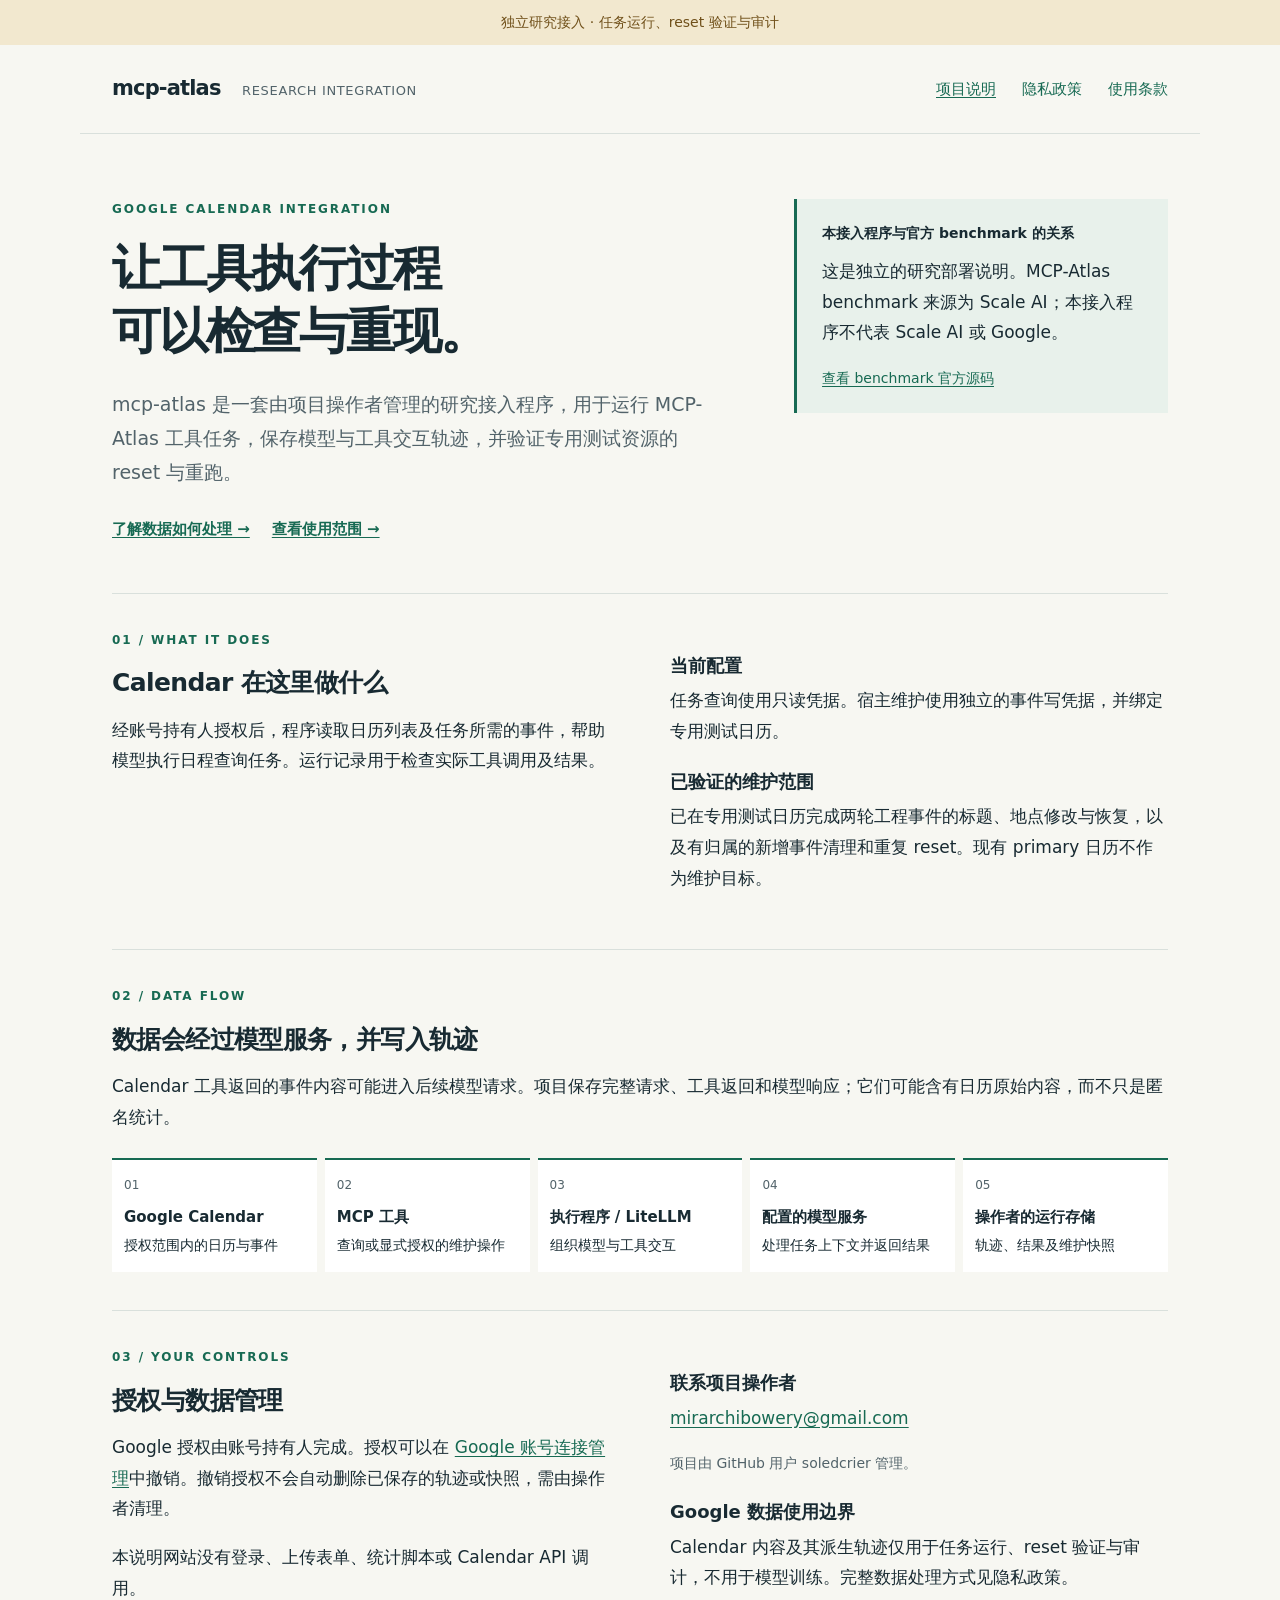
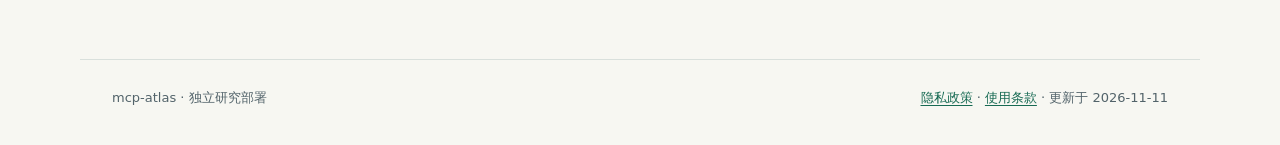
<file: index.html>
<!doctype html>
<html lang="zh-CN">
<head>
  <meta charset="utf-8">
  <meta name="viewport" content="width=device-width, initial-scale=1">
  <meta name="google-site-verification" content="DKyR17yy13PNQK2YAHolSLWhqFoadrT17MDJRDaB3gc">
  <meta name="robots" content="noindex,nofollow">
  <meta name="description" content="mcp-atlas 本地研究接入说明：Google Calendar 工具调用、执行轨迹及专用测试资源的恢复验证。">
  <title>mcp-atlas · 项目说明</title>
  <link rel="stylesheet" href="styles.css">
</head>
<body>
  <a class="skip" href="#main">跳到正文</a>
  <div class="draft">独立研究接入 · 任务运行、reset 验证与审计</div>
  <header class="site-header wrap">
    <a class="brand" href="index.html">mcp-atlas <span>RESEARCH INTEGRATION</span></a>
    <nav aria-label="主导航"><a href="index.html" aria-current="page">项目说明</a><a href="privacy.html">隐私政策</a><a href="terms.html">使用条款</a></nav>
  </header>
  <main id="main" class="wrap">
    <section class="hero" aria-labelledby="intro">
      <div><p class="eyebrow">Google Calendar integration</p><h1 id="intro">让工具执行过程<br>可以检查与重现。</h1><p class="lead">mcp-atlas 是一套由项目操作者管理的研究接入程序，用于运行 MCP-Atlas 工具任务，保存模型与工具交互轨迹，并验证专用测试资源的 reset 与重跑。</p><div class="actions"><a href="privacy.html">了解数据如何处理 →</a><a href="terms.html">查看使用范围 →</a></div></div>
      <aside class="note"><strong>本接入程序与官方 benchmark 的关系</strong><p>这是独立的研究部署说明。MCP-Atlas benchmark 来源为 Scale AI；本接入程序不代表 Scale AI 或 Google。</p><p class="small"><a href="https://github.com/scaleapi/mcp-atlas">查看 benchmark 官方源码</a></p></aside>
    </section>
    <section class="section split" aria-labelledby="function">
      <div><p class="eyebrow">01 / What it does</p><h2 id="function">Calendar 在这里做什么</h2><p>经账号持有人授权后，程序读取日历列表及任务所需的事件，帮助模型执行日程查询任务。运行记录用于检查实际工具调用及结果。</p></div>
      <div><h3>当前配置</h3><p>任务查询使用只读凭据。宿主维护使用独立的事件写凭据，并绑定专用测试日历。</p><h3>已验证的维护范围</h3><p>已在专用测试日历完成两轮工程事件的标题、地点修改与恢复，以及有归属的新增事件清理和重复 reset。现有 primary 日历不作为维护目标。</p></div>
    </section>
    <section class="section" aria-labelledby="data-flow">
      <p class="eyebrow">02 / Data flow</p><h2 id="data-flow">数据会经过模型服务，并写入轨迹</h2><p>Calendar 工具返回的事件内容可能进入后续模型请求。项目保存完整请求、工具返回和模型响应；它们可能含有日历原始内容，而不只是匿名统计。</p>
      <ol class="flow" aria-label="日历任务数据流">
        <li><span class="step">01</span><b>Google Calendar</b>授权范围内的日历与事件</li>
        <li><span class="step">02</span><b>MCP 工具</b>查询或显式授权的维护操作</li>
        <li><span class="step">03</span><b>执行程序 / LiteLLM</b>组织模型与工具交互</li>
        <li><span class="step">04</span><b>配置的模型服务</b>处理任务上下文并返回结果</li>
        <li><span class="step">05</span><b>操作者的运行存储</b>轨迹、结果及维护快照</li>
      </ol>
    </section>
    <section class="section split" aria-labelledby="control">
      <div><p class="eyebrow">03 / Your controls</p><h2 id="control">授权与数据管理</h2><p>Google 授权由账号持有人完成。授权可以在 <a href="https://myaccount.google.com/connections">Google 账号连接管理</a>中撤销。撤销授权不会自动删除已保存的轨迹或快照，需由操作者清理。</p><p>本说明网站没有登录、上传表单、统计脚本或 Calendar API 调用。</p></div>
      <div><h3>联系项目操作者</h3><p><a href="mailto:mirarchibowery@gmail.com">mirarchibowery@gmail.com</a></p><p class="small">项目由 GitHub 用户 soledcrier 管理。</p><h3>Google 数据使用边界</h3><p>Calendar 内容及其派生轨迹仅用于任务运行、reset 验证与审计，不用于模型训练。完整数据处理方式见隐私政策。</p></div>
    </section>
  </main>
  <footer class="site-footer wrap"><p>mcp-atlas · 独立研究部署</p><p><a href="privacy.html">隐私政策</a> · <a href="terms.html">使用条款</a> · 更新于 2026-11-11</p></footer>
</body>
</html>
</file>
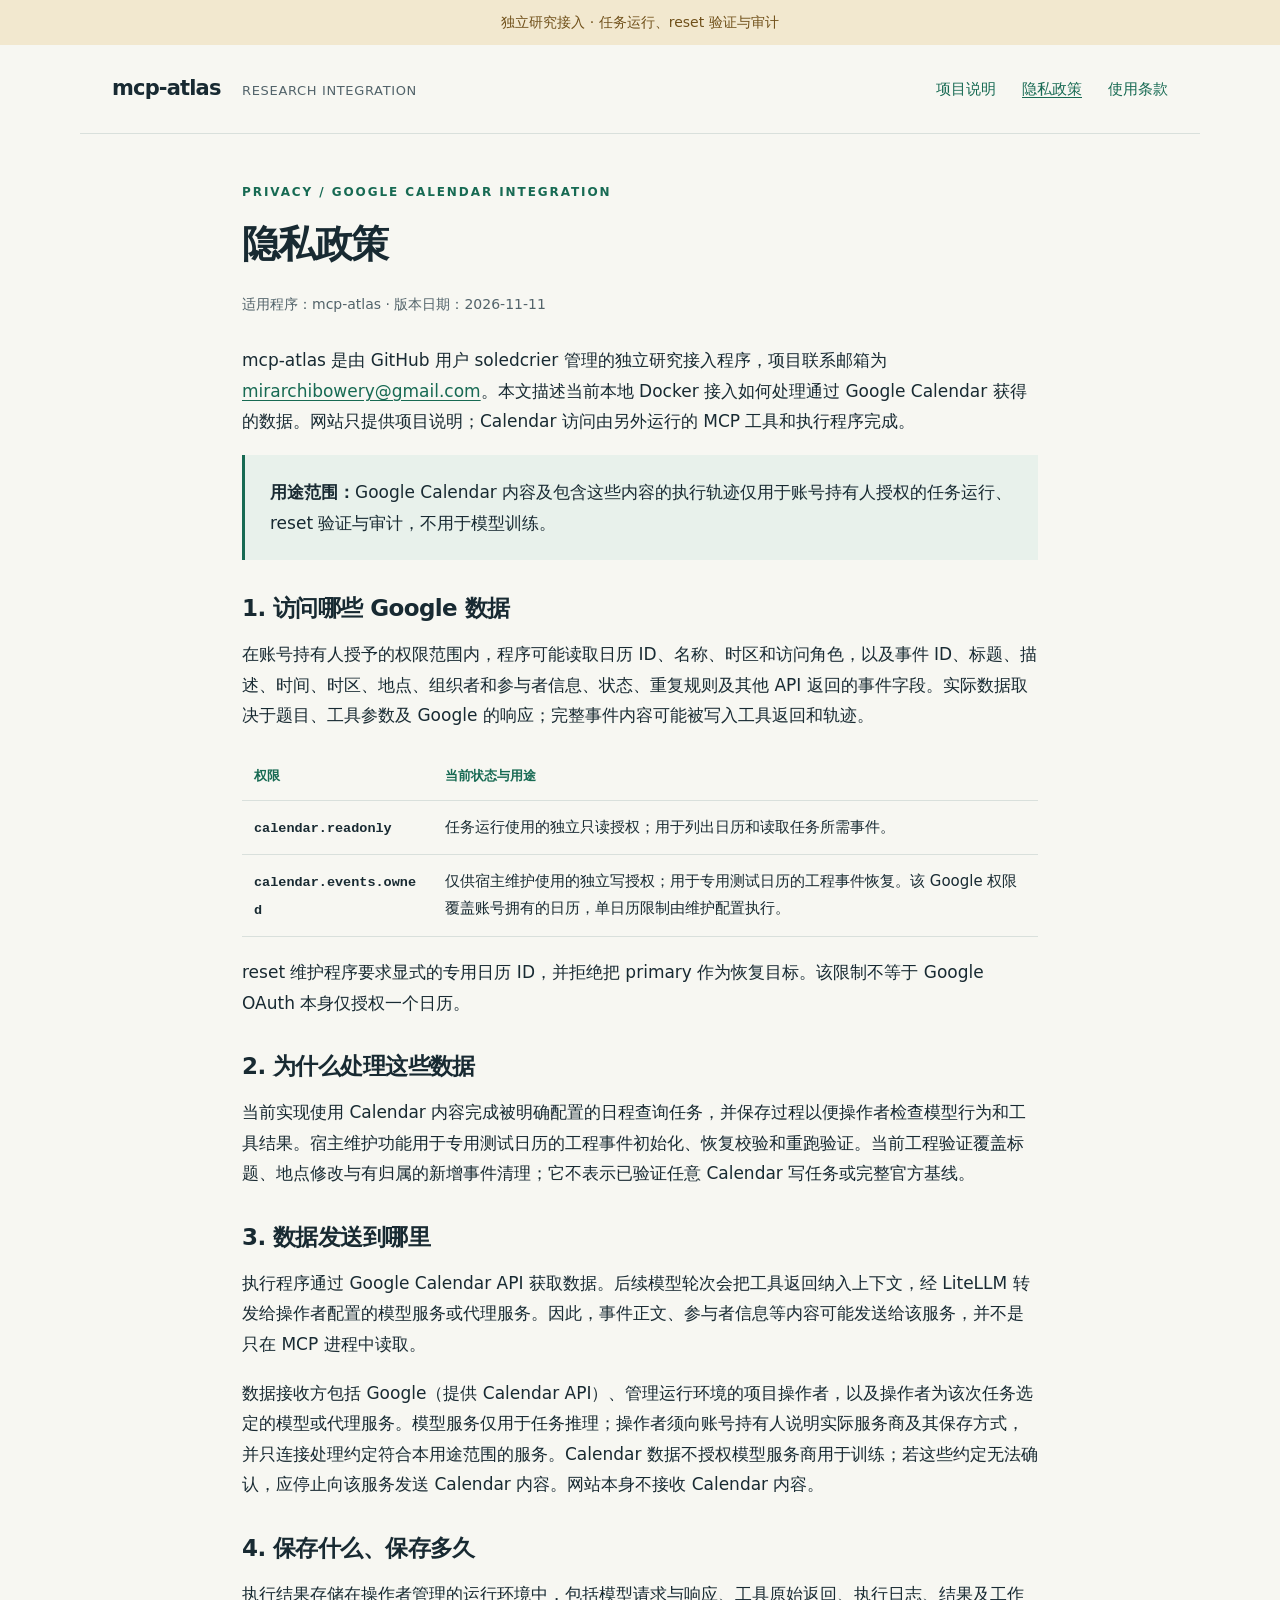
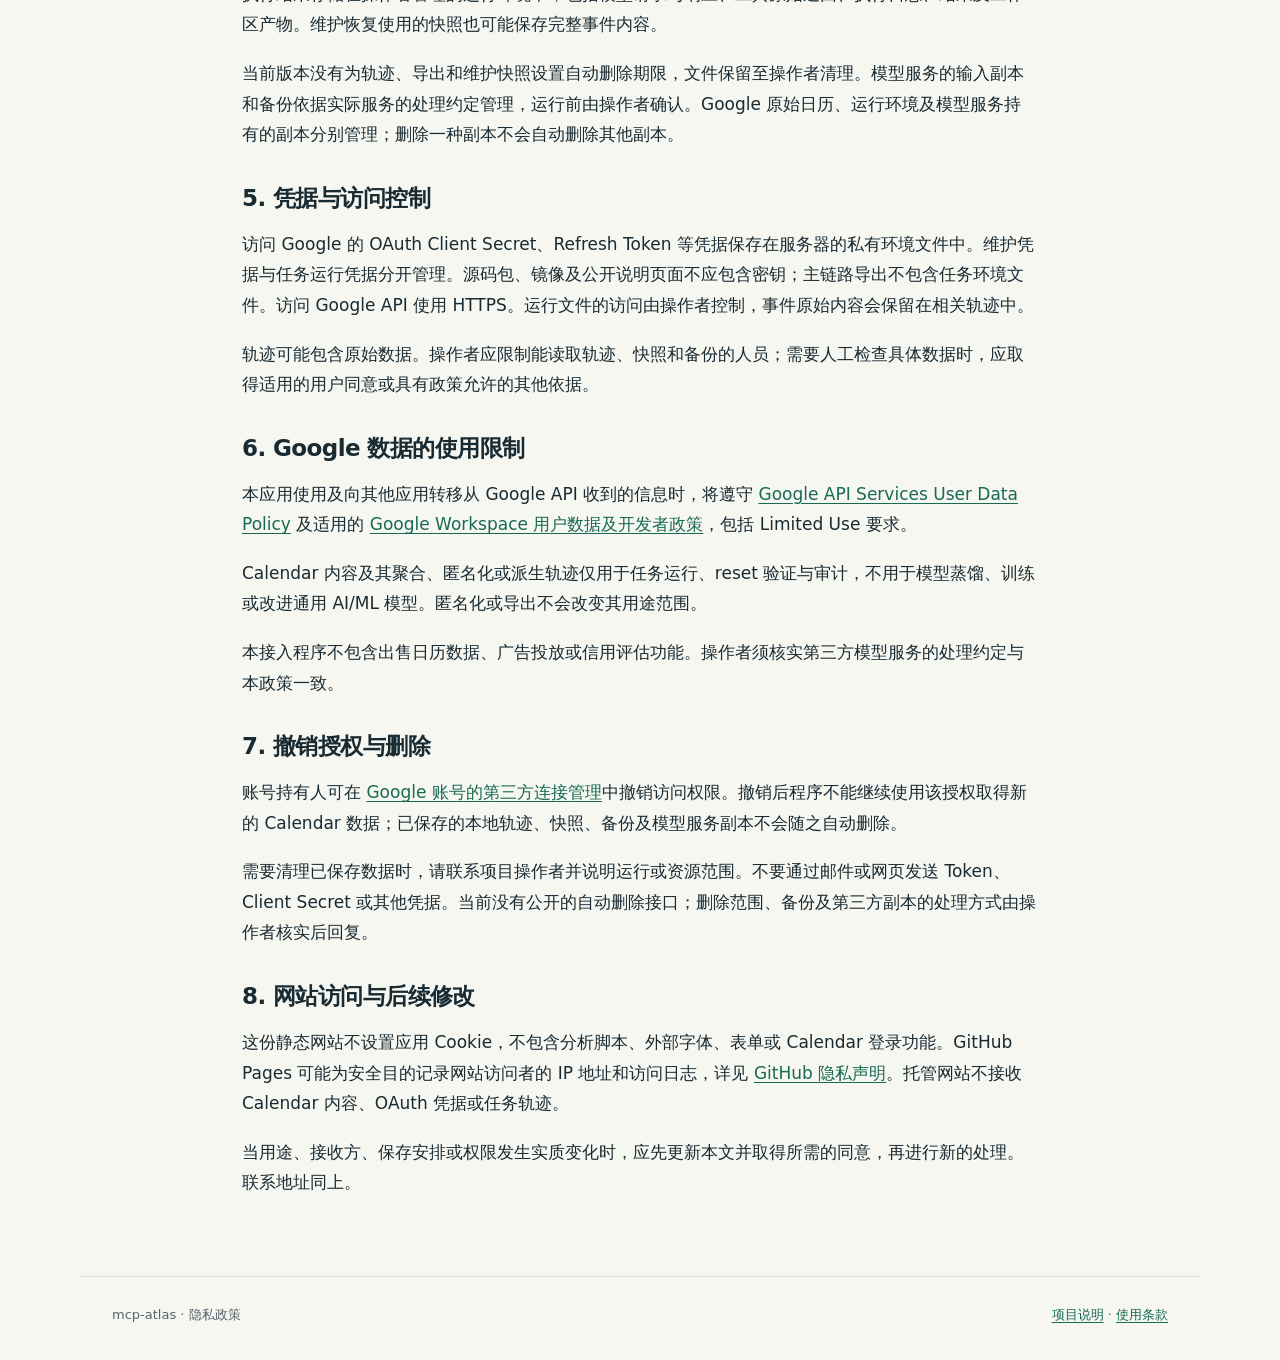
<file: privacy.html>
<!doctype html>
<html lang="zh-CN">
<head>
  <meta charset="utf-8">
  <meta name="viewport" content="width=device-width, initial-scale=1">
  <meta name="robots" content="noindex,nofollow">
  <meta name="description" content="mcp-atlas Google Calendar 接入的数据访问、模型推理、完整轨迹保存、撤销授权及删除说明。">
  <title>隐私政策 · mcp-atlas</title>
  <link rel="stylesheet" href="styles.css">
</head>
<body>
  <a class="skip" href="#main">跳到正文</a>
  <div class="draft">独立研究接入 · 任务运行、reset 验证与审计</div>
  <header class="site-header wrap"><a class="brand" href="index.html">mcp-atlas <span>RESEARCH INTEGRATION</span></a><nav aria-label="主导航"><a href="index.html">项目说明</a><a href="privacy.html" aria-current="page">隐私政策</a><a href="terms.html">使用条款</a></nav></header>
  <main id="main" class="wrap document">
    <p class="eyebrow">Privacy / Google Calendar integration</p><h1>隐私政策</h1><p class="meta">适用程序：mcp-atlas · 版本日期：2026-11-11</p>
    <p>mcp-atlas 是由 GitHub 用户 soledcrier 管理的独立研究接入程序，项目联系邮箱为 <a href="mailto:mirarchibowery@gmail.com">mirarchibowery@gmail.com</a>。本文描述当前本地 Docker 接入如何处理通过 Google Calendar 获得的数据。网站只提供项目说明；Calendar 访问由另外运行的 MCP 工具和执行程序完成。</p>
    <aside class="note"><p><b>用途范围：</b>Google Calendar 内容及包含这些内容的执行轨迹仅用于账号持有人授权的任务运行、reset 验证与审计，不用于模型训练。</p></aside>
    <h2>1. 访问哪些 Google 数据</h2>
    <p>在账号持有人授予的权限范围内，程序可能读取日历 ID、名称、时区和访问角色，以及事件 ID、标题、描述、时间、时区、地点、组织者和参与者信息、状态、重复规则及其他 API 返回的事件字段。实际数据取决于题目、工具参数及 Google 的响应；完整事件内容可能被写入工具返回和轨迹。</p>
    <table><thead><tr><th scope="col">权限</th><th scope="col">当前状态与用途</th></tr></thead><tbody><tr><td><code>calendar.readonly</code></td><td>任务运行使用的独立只读授权；用于列出日历和读取任务所需事件。</td></tr><tr><td><code>calendar.events.owned</code></td><td>仅供宿主维护使用的独立写授权；用于专用测试日历的工程事件恢复。该 Google 权限覆盖账号拥有的日历，单日历限制由维护配置执行。</td></tr></tbody></table>
    <p>reset 维护程序要求显式的专用日历 ID，并拒绝把 primary 作为恢复目标。该限制不等于 Google OAuth 本身仅授权一个日历。</p>
    <h2>2. 为什么处理这些数据</h2>
    <p>当前实现使用 Calendar 内容完成被明确配置的日程查询任务，并保存过程以便操作者检查模型行为和工具结果。宿主维护功能用于专用测试日历的工程事件初始化、恢复校验和重跑验证。当前工程验证覆盖标题、地点修改与有归属的新增事件清理；它不表示已验证任意 Calendar 写任务或完整官方基线。</p>
    <h2>3. 数据发送到哪里</h2>
    <p>执行程序通过 Google Calendar API 获取数据。后续模型轮次会把工具返回纳入上下文，经 LiteLLM 转发给操作者配置的模型服务或代理服务。因此，事件正文、参与者信息等内容可能发送给该服务，并不是只在 MCP 进程中读取。</p>
    <p>数据接收方包括 Google（提供 Calendar API）、管理运行环境的项目操作者，以及操作者为该次任务选定的模型或代理服务。模型服务仅用于任务推理；操作者须向账号持有人说明实际服务商及其保存方式，并只连接处理约定符合本用途范围的服务。Calendar 数据不授权模型服务商用于训练；若这些约定无法确认，应停止向该服务发送 Calendar 内容。网站本身不接收 Calendar 内容。</p>
    <h2>4. 保存什么、保存多久</h2>
    <p>执行结果存储在操作者管理的运行环境中，包括模型请求与响应、工具原始返回、执行日志、结果及工作区产物。维护恢复使用的快照也可能保存完整事件内容。</p>
    <p>当前版本没有为轨迹、导出和维护快照设置自动删除期限，文件保留至操作者清理。模型服务的输入副本和备份依据实际服务的处理约定管理，运行前由操作者确认。Google 原始日历、运行环境及模型服务持有的副本分别管理；删除一种副本不会自动删除其他副本。</p>
    <h2>5. 凭据与访问控制</h2>
    <p>访问 Google 的 OAuth Client Secret、Refresh Token 等凭据保存在服务器的私有环境文件中。维护凭据与任务运行凭据分开管理。源码包、镜像及公开说明页面不应包含密钥；主链路导出不包含任务环境文件。访问 Google API 使用 HTTPS。运行文件的访问由操作者控制，事件原始内容会保留在相关轨迹中。</p>
    <p>轨迹可能包含原始数据。操作者应限制能读取轨迹、快照和备份的人员；需要人工检查具体数据时，应取得适用的用户同意或具有政策允许的其他依据。</p>
    <h2>6. Google 数据的使用限制</h2>
    <p>本应用使用及向其他应用转移从 Google API 收到的信息时，将遵守 <a href="https://developers.google.com/terms/api-services-user-data-policy">Google API Services User Data Policy</a> 及适用的 <a href="https://developers.google.com/workspace/workspace-api-user-data-developer-policy">Google Workspace 用户数据及开发者政策</a>，包括 Limited Use 要求。</p>
    <p>Calendar 内容及其聚合、匿名化或派生轨迹仅用于任务运行、reset 验证与审计，不用于模型蒸馏、训练或改进通用 AI/ML 模型。匿名化或导出不会改变其用途范围。</p>
    <p>本接入程序不包含出售日历数据、广告投放或信用评估功能。操作者须核实第三方模型服务的处理约定与本政策一致。</p>
    <h2>7. 撤销授权与删除</h2>
    <p>账号持有人可在 <a href="https://myaccount.google.com/connections">Google 账号的第三方连接管理</a>中撤销访问权限。撤销后程序不能继续使用该授权取得新的 Calendar 数据；已保存的本地轨迹、快照、备份及模型服务副本不会随之自动删除。</p>
    <p>需要清理已保存数据时，请联系项目操作者并说明运行或资源范围。不要通过邮件或网页发送 Token、Client Secret 或其他凭据。当前没有公开的自动删除接口；删除范围、备份及第三方副本的处理方式由操作者核实后回复。</p>
    <h2>8. 网站访问与后续修改</h2>
    <p>这份静态网站不设置应用 Cookie，不包含分析脚本、外部字体、表单或 Calendar 登录功能。GitHub Pages 可能为安全目的记录网站访问者的 IP 地址和访问日志，详见 <a href="https://docs.github.com/site-policy/privacy-policies/github-privacy-statement">GitHub 隐私声明</a>。托管网站不接收 Calendar 内容、OAuth 凭据或任务轨迹。</p>
    <p>当用途、接收方、保存安排或权限发生实质变化时，应先更新本文并取得所需的同意，再进行新的处理。联系地址同上。</p>
  </main>
  <footer class="site-footer wrap"><p>mcp-atlas · 隐私政策</p><p><a href="index.html">项目说明</a> · <a href="terms.html">使用条款</a></p></footer>
</body>
</html>
</file>
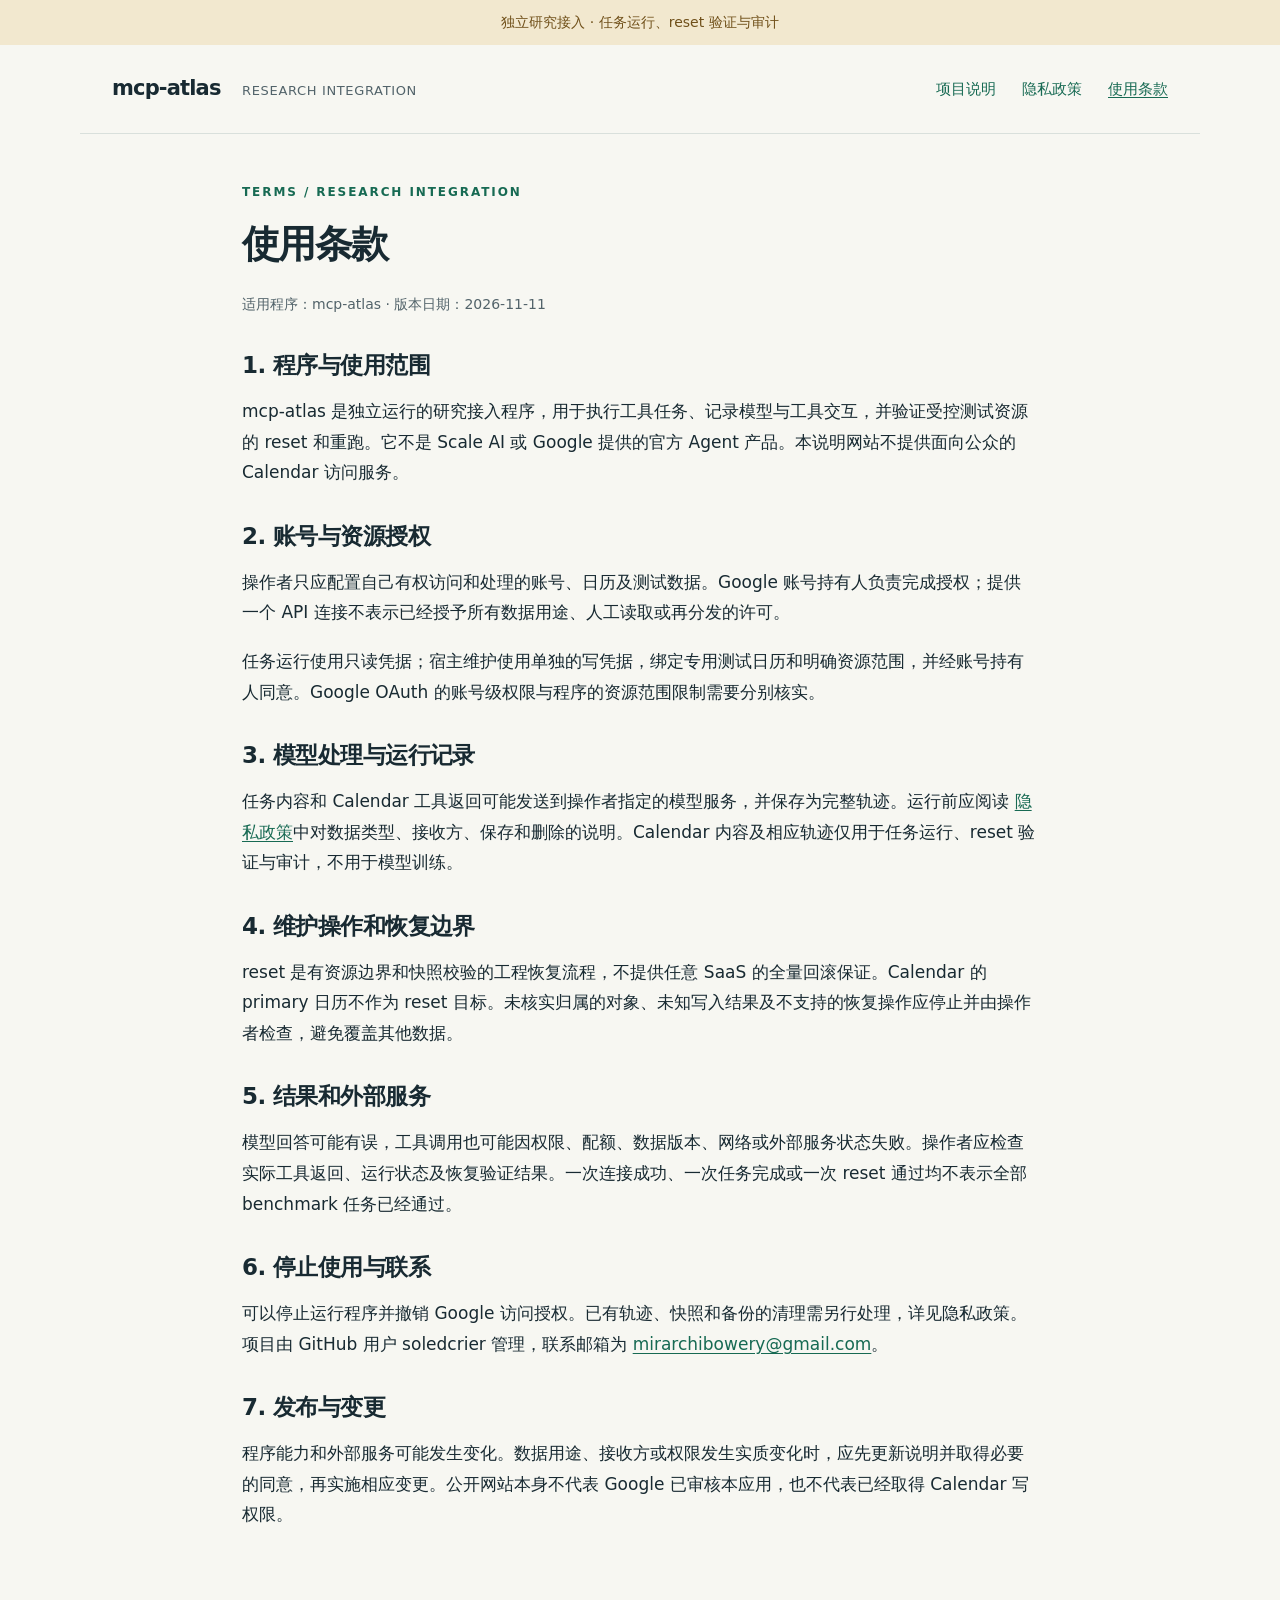
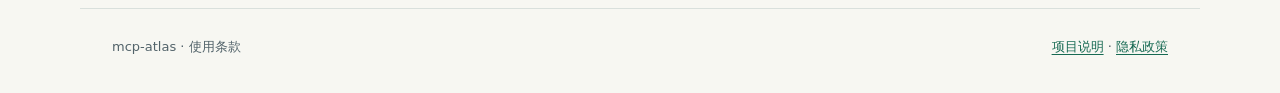
<file: terms.html>
<!doctype html>
<html lang="zh-CN">
<head>
  <meta charset="utf-8">
  <meta name="viewport" content="width=device-width, initial-scale=1">
  <meta name="robots" content="noindex,nofollow">
  <meta name="description" content="mcp-atlas 独立研究接入程序的使用范围、资源授权、模型调用与恢复边界说明。">
  <title>使用条款 · mcp-atlas</title>
  <link rel="stylesheet" href="styles.css">
</head>
<body>
  <a class="skip" href="#main">跳到正文</a>
  <div class="draft">独立研究接入 · 任务运行、reset 验证与审计</div>
  <header class="site-header wrap"><a class="brand" href="index.html">mcp-atlas <span>RESEARCH INTEGRATION</span></a><nav aria-label="主导航"><a href="index.html">项目说明</a><a href="privacy.html">隐私政策</a><a href="terms.html" aria-current="page">使用条款</a></nav></header>
  <main id="main" class="wrap document">
    <p class="eyebrow">Terms / Research integration</p><h1>使用条款</h1><p class="meta">适用程序：mcp-atlas · 版本日期：2026-11-11</p>
    <h2>1. 程序与使用范围</h2>
    <p>mcp-atlas 是独立运行的研究接入程序，用于执行工具任务、记录模型与工具交互，并验证受控测试资源的 reset 和重跑。它不是 Scale AI 或 Google 提供的官方 Agent 产品。本说明网站不提供面向公众的 Calendar 访问服务。</p>
    <h2>2. 账号与资源授权</h2>
    <p>操作者只应配置自己有权访问和处理的账号、日历及测试数据。Google 账号持有人负责完成授权；提供一个 API 连接不表示已经授予所有数据用途、人工读取或再分发的许可。</p>
    <p>任务运行使用只读凭据；宿主维护使用单独的写凭据，绑定专用测试日历和明确资源范围，并经账号持有人同意。Google OAuth 的账号级权限与程序的资源范围限制需要分别核实。</p>
    <h2>3. 模型处理与运行记录</h2>
    <p>任务内容和 Calendar 工具返回可能发送到操作者指定的模型服务，并保存为完整轨迹。运行前应阅读 <a href="privacy.html">隐私政策</a>中对数据类型、接收方、保存和删除的说明。Calendar 内容及相应轨迹仅用于任务运行、reset 验证与审计，不用于模型训练。</p>
    <h2>4. 维护操作和恢复边界</h2>
    <p>reset 是有资源边界和快照校验的工程恢复流程，不提供任意 SaaS 的全量回滚保证。Calendar 的 primary 日历不作为 reset 目标。未核实归属的对象、未知写入结果及不支持的恢复操作应停止并由操作者检查，避免覆盖其他数据。</p>
    <h2>5. 结果和外部服务</h2>
    <p>模型回答可能有误，工具调用也可能因权限、配额、数据版本、网络或外部服务状态失败。操作者应检查实际工具返回、运行状态及恢复验证结果。一次连接成功、一次任务完成或一次 reset 通过均不表示全部 benchmark 任务已经通过。</p>
    <h2>6. 停止使用与联系</h2>
    <p>可以停止运行程序并撤销 Google 访问授权。已有轨迹、快照和备份的清理需另行处理，详见隐私政策。项目由 GitHub 用户 soledcrier 管理，联系邮箱为 <a href="mailto:mirarchibowery@gmail.com">mirarchibowery@gmail.com</a>。</p>
    <h2>7. 发布与变更</h2>
    <p>程序能力和外部服务可能发生变化。数据用途、接收方或权限发生实质变化时，应先更新说明并取得必要的同意，再实施相应变更。公开网站本身不代表 Google 已审核本应用，也不代表已经取得 Calendar 写权限。</p>
  </main>
  <footer class="site-footer wrap"><p>mcp-atlas · 使用条款</p><p><a href="index.html">项目说明</a> · <a href="privacy.html">隐私政策</a></p></footer>
</body>
</html>
</file>
<file: styles.css>
:root{color-scheme:light;--ink:#182a32;--muted:#52636a;--paper:#f7f7f2;--line:#d9e0dc;--green:#176a53;--pale:#e8f1eb;--amber:#70501a}
*{box-sizing:border-box}body{margin:0;background:var(--paper);color:var(--ink);font:17px/1.8 system-ui,-apple-system,"Segoe UI","Microsoft YaHei",sans-serif}a{color:var(--green);text-underline-offset:.2em}a:hover{color:#104331}a:focus-visible{outline:3px solid #bc7f14;outline-offset:5px}.wrap{max-width:1120px;margin:auto;padding:0 32px}.skip{position:absolute;left:20px;top:-100px;background:white;padding:12px}.skip:focus{top:10px}.draft{padding:10px 24px;text-align:center;background:#f2e8cf;color:var(--amber);font-size:14px}.site-header{display:flex;align-items:center;justify-content:space-between;gap:24px;padding-top:25px;padding-bottom:25px;border-bottom:1px solid var(--line)}.brand{font-weight:750;font-size:21px;letter-spacing:-.04em;color:var(--ink);text-decoration:none}.brand span{font-weight:400;font-size:13px;letter-spacing:.05em;color:var(--muted);margin-left:15px}nav{display:flex;gap:26px;flex-wrap:wrap;font-size:15px}nav a{text-decoration:none}nav a[aria-current=page]{text-decoration:underline}.eyebrow{text-transform:uppercase;letter-spacing:.16em;font-size:12px;font-weight:700;color:var(--green);margin:0 0 16px}.hero{padding-top:65px;padding-bottom:50px;display:grid;grid-template-columns:1.65fr 1fr;gap:65px;align-items:start}h1,h2,h3{line-height:1.3}h1{font-size:clamp(32px,4vw,49px);letter-spacing:-.045em;margin:0 0 23px;font-weight:680}h2{font-size:25px;letter-spacing:-.025em;margin:0 0 15px}h3{font-size:18px;margin:24px 0 8px}p{margin:0 0 18px}.lead{font-size:19px;color:var(--muted);max-width:700px}.small{font-size:14px;color:var(--muted)}.note{border-left:3px solid var(--green);background:var(--pale);padding:22px 25px}.note p:last-child{margin-bottom:0}.note strong{display:block;font-size:14px;margin-bottom:10px}.actions{display:flex;gap:22px;flex-wrap:wrap;margin-top:26px;font-size:15px;font-weight:600}.section{border-top:1px solid var(--line);padding-top:36px;padding-bottom:38px}.split{display:grid;grid-template-columns:1fr 1fr;gap:60px}.flow{display:flex;align-items:stretch;list-style:none;margin:25px 0 0;padding:0;gap:8px}.flow li{flex:1;padding:16px 12px;border-top:2px solid var(--green);background:#fff;font-size:14px;line-height:1.6}.flow b{display:block;font-size:15px;margin-bottom:5px}.flow .step{display:block;color:var(--muted);font-size:12px;margin-bottom:10px}.site-footer{padding-top:26px;padding-bottom:35px;border-top:1px solid var(--line);font-size:13px;color:var(--muted);display:flex;justify-content:space-between;gap:24px;flex-wrap:wrap}.site-footer p{margin:0}.document{max-width:860px;padding-top:48px;padding-bottom:60px}.document h1{font-size:38px}.document h2{font-size:23px;margin-top:34px}.document ul{padding-left:24px}.meta{font-size:14px;color:var(--muted);margin-bottom:28px}.pending{background:#f2e8cf;border-left:3px solid #a97922;padding:18px 22px;margin:26px 0;color:#59461f}.pending p:last-child{margin:0}code{font-size:.9em;overflow-wrap:anywhere}table{width:100%;border-collapse:collapse;font-size:15px;margin:20px 0}th,td{text-align:left;vertical-align:top;border-bottom:1px solid var(--line);padding:13px 12px}th{color:var(--green);font-size:13px}td:first-child{width:24%;font-weight:600}main a{overflow-wrap:anywhere}
@media(max-width:760px){.wrap{padding-left:22px;padding-right:22px}.brand span{display:none}.site-header{align-items:flex-start;gap:18px;flex-direction:column}nav{gap:20px}.hero,.split{grid-template-columns:1fr;gap:25px}.hero{padding-top:38px;padding-bottom:35px}.flow{display:grid;grid-template-columns:1fr 1fr}.flow li:last-child{grid-column:1/-1}.document h1{font-size:30px}body{font-size:16px}.section{padding-top:28px;padding-bottom:28px}td,th{padding:10px 7px}}
@media(prefers-reduced-motion:no-preference){a{transition:color .15s ease}}
</file>
